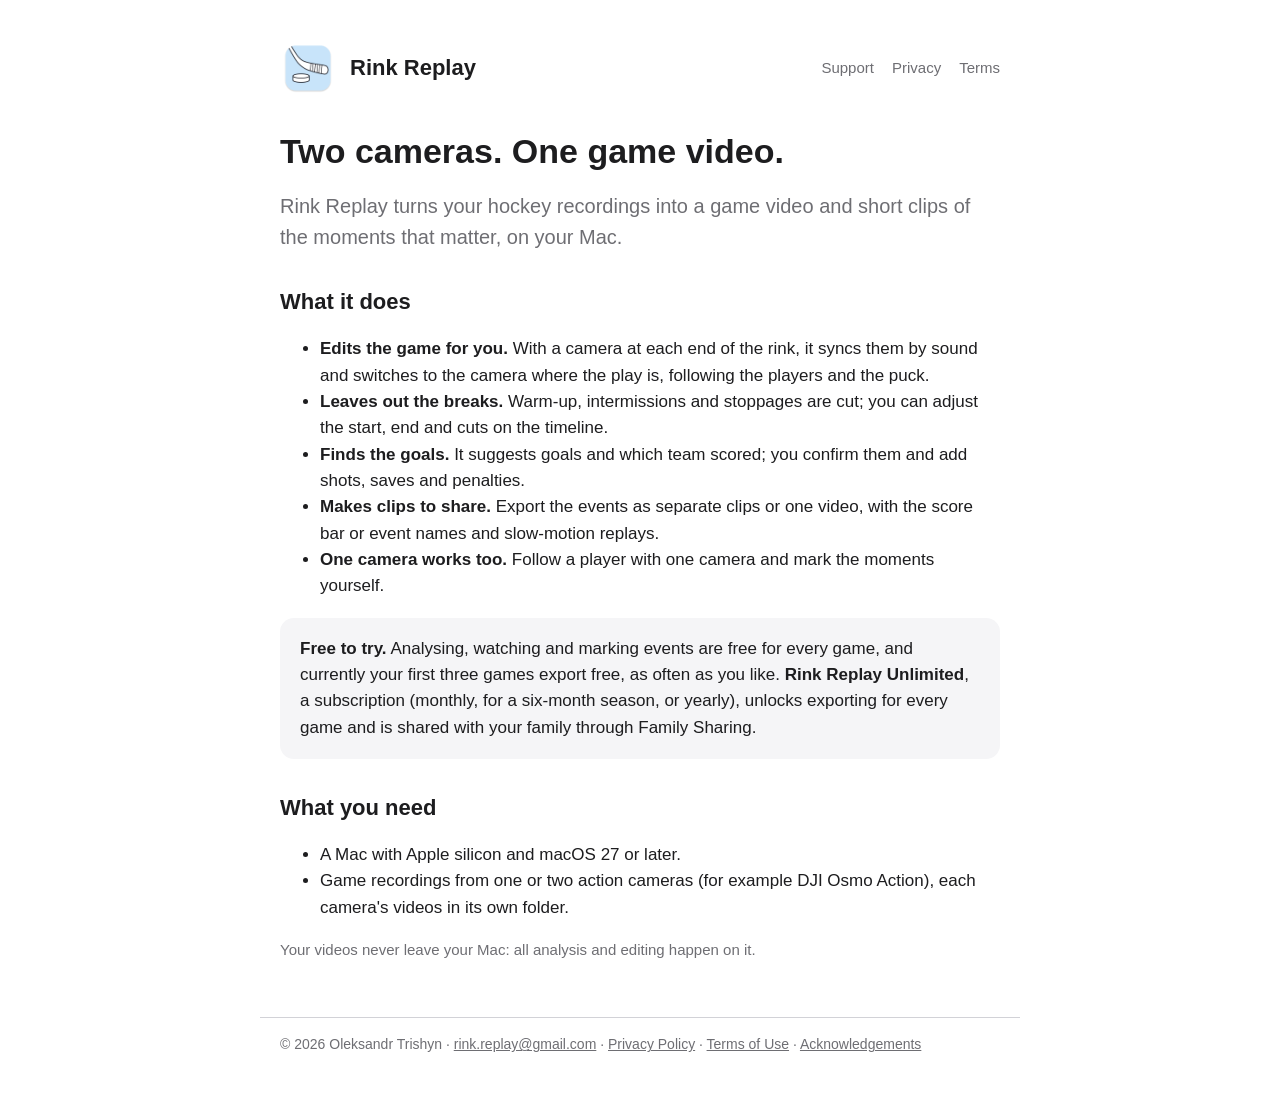
<file: index.html>
<!doctype html>
<html lang="en">
<head>
<meta charset="utf-8">
<meta name="viewport" content="width=device-width, initial-scale=1">
<title>Rink Replay</title>
<meta name="description" content="Rink Replay turns your hockey recordings into a game video and clips of the moments that matter. For Mac.">
<link rel="stylesheet" href="style.css">
</head>
<body>
<header><img src="icon.png" alt=""><a href="./">Rink Replay</a>
<nav><a href="support.html">Support</a><a href="privacy.html">Privacy</a><a href="terms.html">Terms</a></nav></header>
<main>
<h1>Two cameras. One game video.</h1>
<p class="lead">Rink Replay turns your hockey recordings into a game video and short clips of the moments that matter, on your Mac.</p>

<h2>What it does</h2>
<ul>
<li><strong>Edits the game for you.</strong> With a camera at each end of the rink, it syncs them by sound and switches to the camera where the play is, following the players and the puck.</li>
<li><strong>Leaves out the breaks.</strong> Warm-up, intermissions and stoppages are cut; you can adjust the start, end and cuts on the timeline.</li>
<li><strong>Finds the goals.</strong> It suggests goals and which team scored; you confirm them and add shots, saves and penalties.</li>
<li><strong>Makes clips to share.</strong> Export the events as separate clips or one video, with the score bar or event names and slow-motion replays.</li>
<li><strong>One camera works too.</strong> Follow a player with one camera and mark the moments yourself.</li>
</ul>

<div class="card">
<strong>Free to try.</strong> Analysing, watching and marking events are free for every game, and currently your first three games export free, as often as you like.
<strong>Rink Replay Unlimited</strong>, a subscription (monthly, for a six-month season, or yearly), unlocks exporting for every game and is shared with your family through Family Sharing.
</div>

<h2>What you need</h2>
<ul>
<li>A Mac with Apple silicon and macOS 27 or later.</li>
<li>Game recordings from one or two action cameras (for example DJI Osmo Action), each camera's videos in its own folder.</li>
</ul>
<p class="muted">Your videos never leave your Mac: all analysis and editing happen on it.</p>
</main>
<footer>© 2026 Oleksandr Trishyn · <a href="mailto:rink.replay@gmail.com">rink.replay@gmail.com</a> · <a href="privacy.html">Privacy Policy</a> · <a href="terms.html">Terms of Use</a> · <a href="acknowledgements.html">Acknowledgements</a></footer>
</body>
</html>
</file>
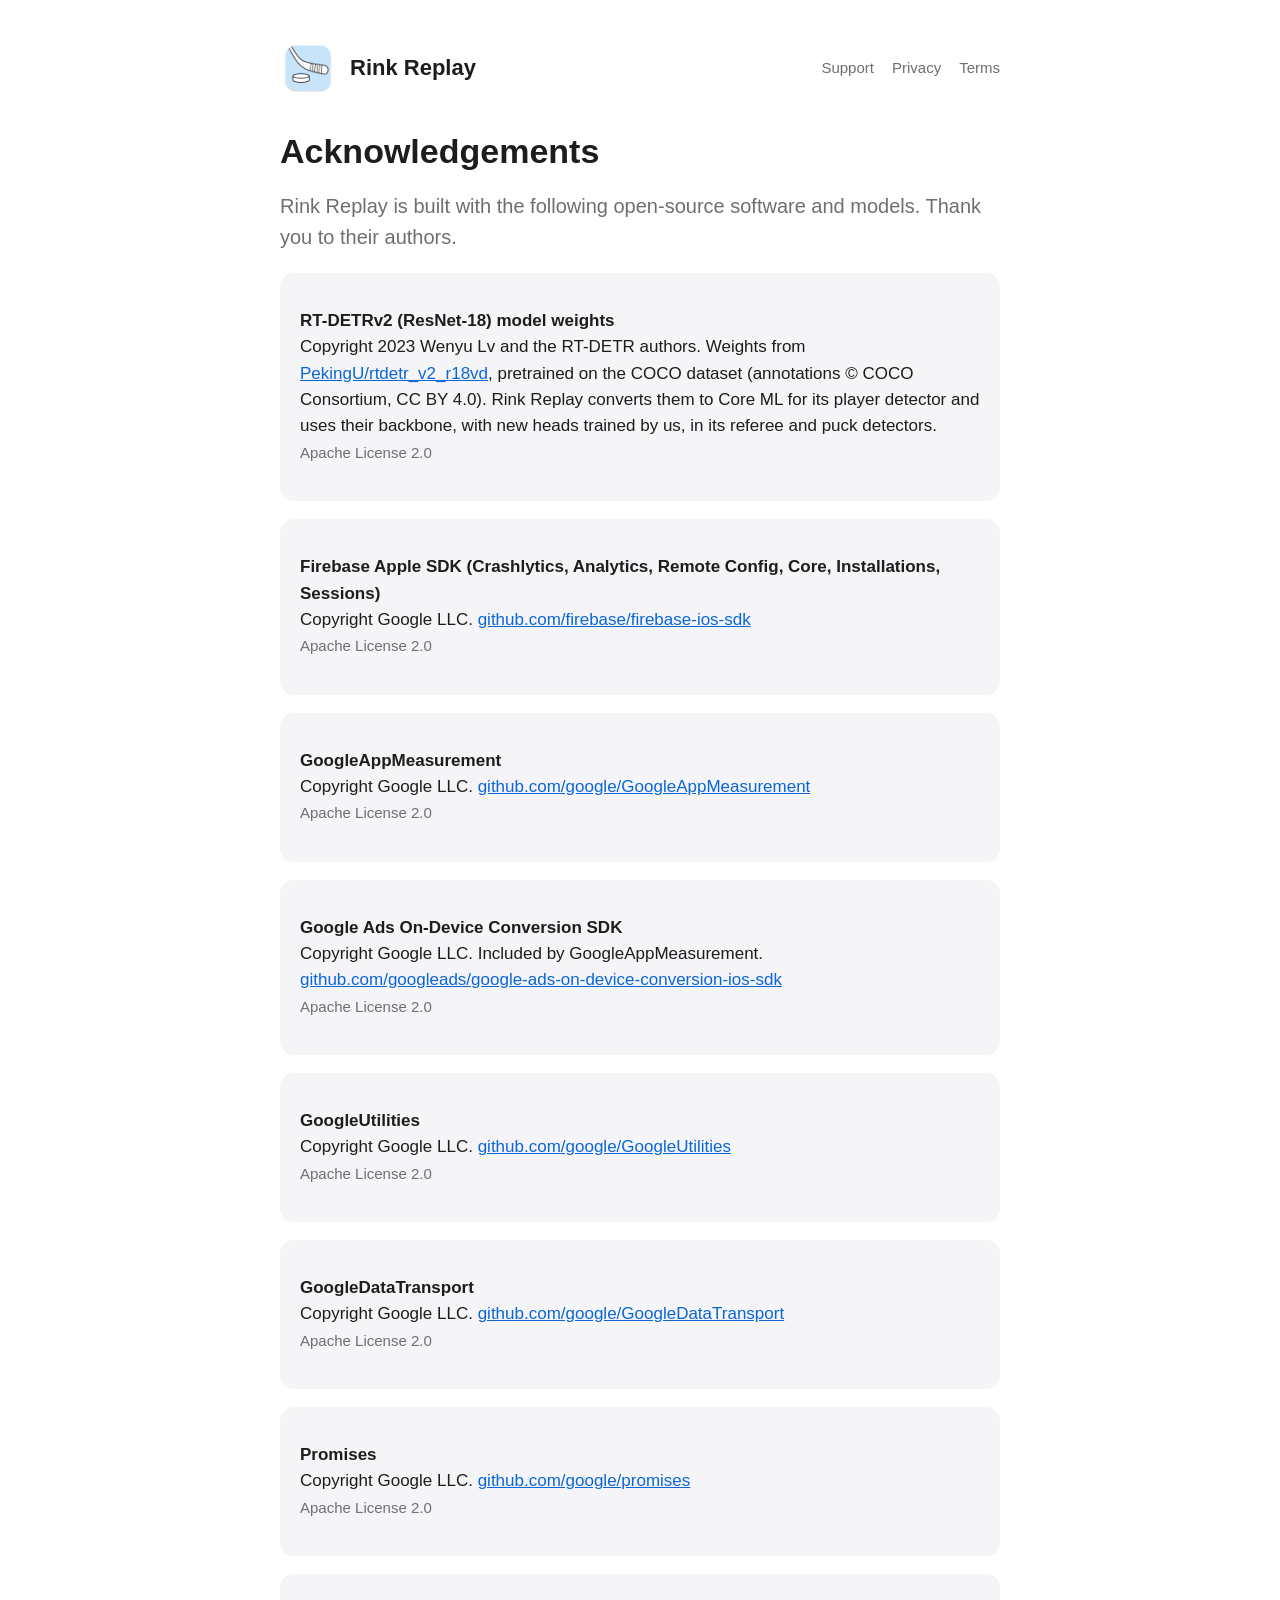
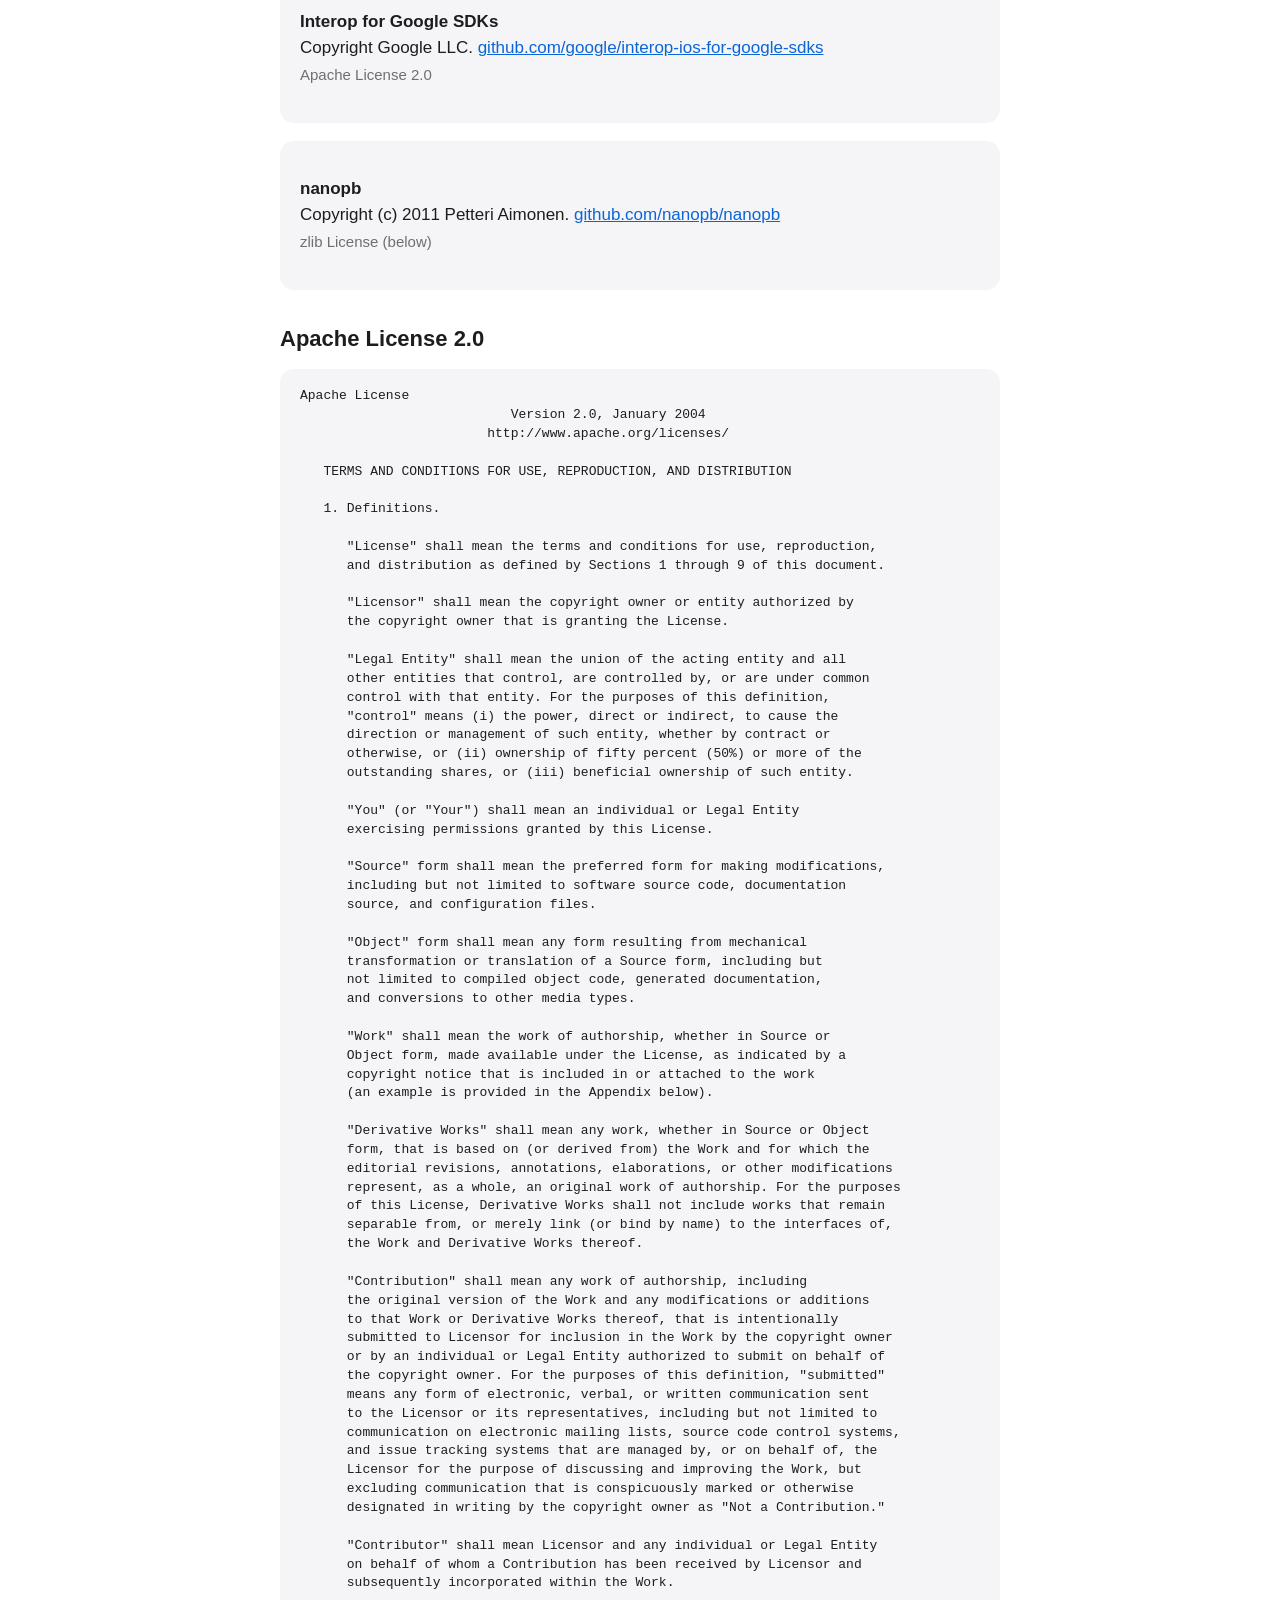
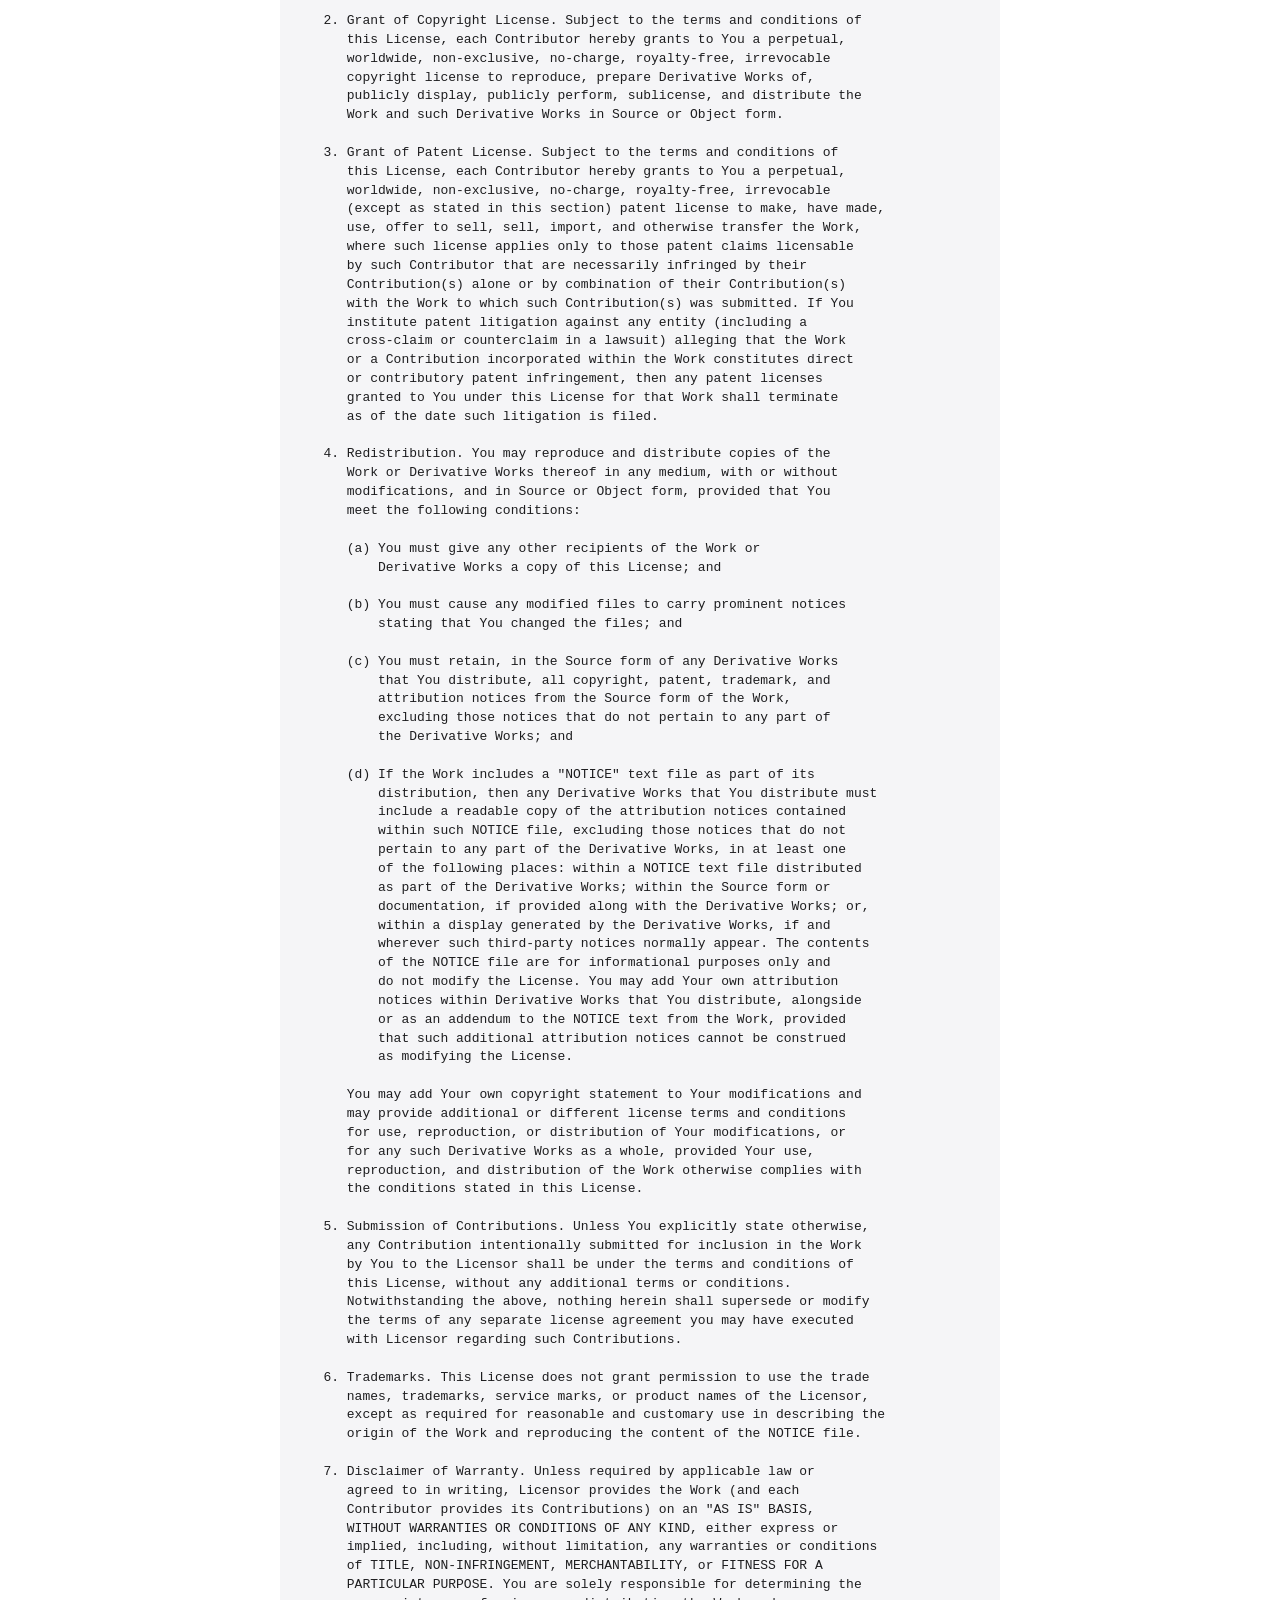
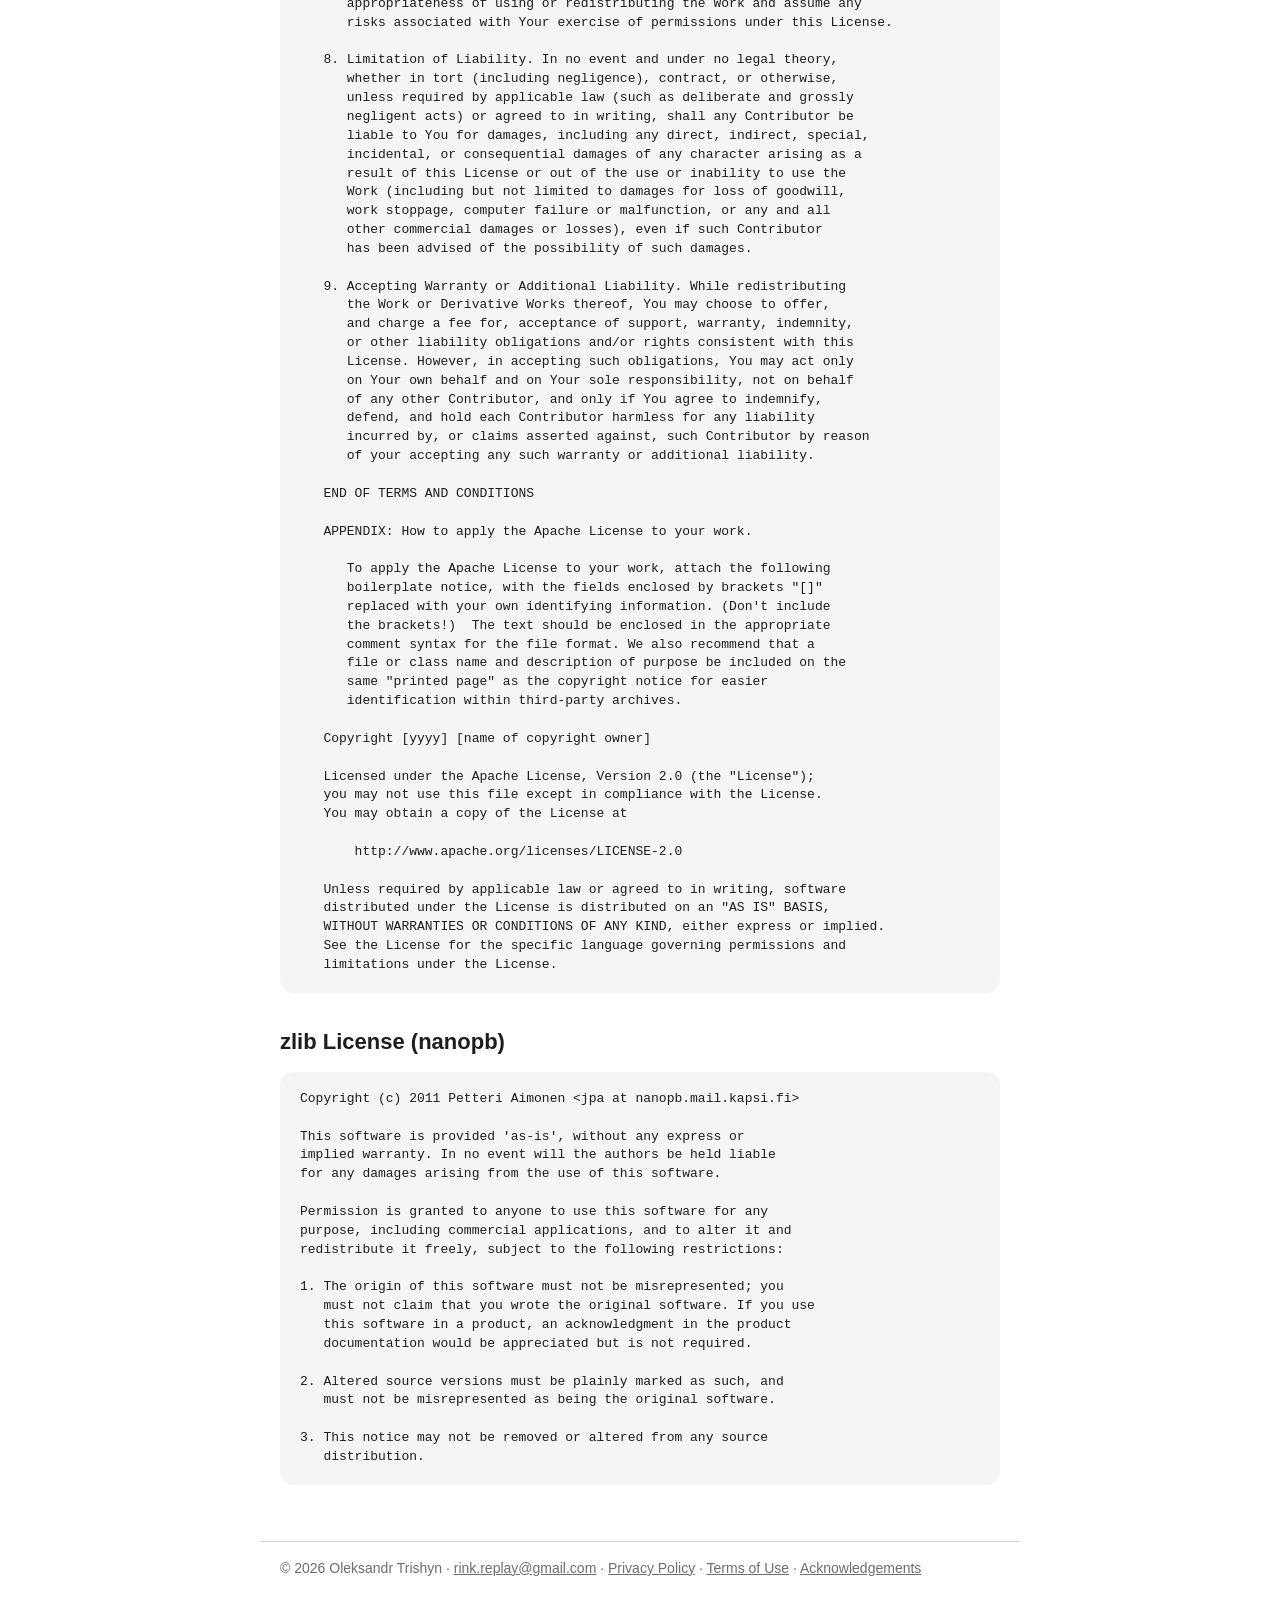
<file: acknowledgements.html>
<!doctype html>
<html lang="en">
<head>
<meta charset="utf-8">
<meta name="viewport" content="width=device-width, initial-scale=1">
<title>Rink Replay Acknowledgements</title>
<link rel="stylesheet" href="style.css">
<style>pre { white-space: pre-wrap; font-size: 13px; line-height: 1.45; background: var(--card); border-radius: 14px; padding: 18px 20px; overflow-wrap: anywhere; }</style>
</head>
<body>
<header><img src="icon.png" alt=""><a href="./">Rink Replay</a>
<nav><a href="support.html">Support</a><a href="privacy.html">Privacy</a><a href="terms.html">Terms</a></nav></header>
<main>
<h1>Acknowledgements</h1>
<p class="lead">Rink Replay is built with the following open-source software and models. Thank you to their authors.</p>
<div class="card"><p><strong>RT-DETRv2 (ResNet-18) model weights</strong><br>Copyright 2023 Wenyu Lv and the RT-DETR authors. Weights from <a href="https://huggingface.co/PekingU/rtdetr_v2_r18vd">PekingU/rtdetr_v2_r18vd</a>, pretrained on the COCO dataset (annotations © COCO Consortium, CC BY 4.0). Rink Replay converts them to Core ML for its player detector and uses their backbone, with new heads trained by us, in its referee and puck detectors.<br><span class="muted">Apache License 2.0</span></p></div>
<div class="card"><p><strong>Firebase Apple SDK (Crashlytics, Analytics, Remote Config, Core, Installations, Sessions)</strong><br>Copyright Google LLC. <a href="https://github.com/firebase/firebase-ios-sdk">github.com/firebase/firebase-ios-sdk</a><br><span class="muted">Apache License 2.0</span></p></div>
<div class="card"><p><strong>GoogleAppMeasurement</strong><br>Copyright Google LLC. <a href="https://github.com/google/GoogleAppMeasurement">github.com/google/GoogleAppMeasurement</a><br><span class="muted">Apache License 2.0</span></p></div>
<div class="card"><p><strong>Google Ads On-Device Conversion SDK</strong><br>Copyright Google LLC. Included by GoogleAppMeasurement. <a href="https://github.com/googleads/google-ads-on-device-conversion-ios-sdk">github.com/googleads/google-ads-on-device-conversion-ios-sdk</a><br><span class="muted">Apache License 2.0</span></p></div>
<div class="card"><p><strong>GoogleUtilities</strong><br>Copyright Google LLC. <a href="https://github.com/google/GoogleUtilities">github.com/google/GoogleUtilities</a><br><span class="muted">Apache License 2.0</span></p></div>
<div class="card"><p><strong>GoogleDataTransport</strong><br>Copyright Google LLC. <a href="https://github.com/google/GoogleDataTransport">github.com/google/GoogleDataTransport</a><br><span class="muted">Apache License 2.0</span></p></div>
<div class="card"><p><strong>Promises</strong><br>Copyright Google LLC. <a href="https://github.com/google/promises">github.com/google/promises</a><br><span class="muted">Apache License 2.0</span></p></div>
<div class="card"><p><strong>Interop for Google SDKs</strong><br>Copyright Google LLC. <a href="https://github.com/google/interop-ios-for-google-sdks">github.com/google/interop-ios-for-google-sdks</a><br><span class="muted">Apache License 2.0</span></p></div>
<div class="card"><p><strong>nanopb</strong><br>Copyright (c) 2011 Petteri Aimonen. <a href="https://github.com/nanopb/nanopb">github.com/nanopb/nanopb</a><br><span class="muted">zlib License (below)</span></p></div>
<h2>Apache License 2.0</h2>
<pre>Apache License
                           Version 2.0, January 2004
                        http://www.apache.org/licenses/

   TERMS AND CONDITIONS FOR USE, REPRODUCTION, AND DISTRIBUTION

   1. Definitions.

      &quot;License&quot; shall mean the terms and conditions for use, reproduction,
      and distribution as defined by Sections 1 through 9 of this document.

      &quot;Licensor&quot; shall mean the copyright owner or entity authorized by
      the copyright owner that is granting the License.

      &quot;Legal Entity&quot; shall mean the union of the acting entity and all
      other entities that control, are controlled by, or are under common
      control with that entity. For the purposes of this definition,
      &quot;control&quot; means (i) the power, direct or indirect, to cause the
      direction or management of such entity, whether by contract or
      otherwise, or (ii) ownership of fifty percent (50%) or more of the
      outstanding shares, or (iii) beneficial ownership of such entity.

      &quot;You&quot; (or &quot;Your&quot;) shall mean an individual or Legal Entity
      exercising permissions granted by this License.

      &quot;Source&quot; form shall mean the preferred form for making modifications,
      including but not limited to software source code, documentation
      source, and configuration files.

      &quot;Object&quot; form shall mean any form resulting from mechanical
      transformation or translation of a Source form, including but
      not limited to compiled object code, generated documentation,
      and conversions to other media types.

      &quot;Work&quot; shall mean the work of authorship, whether in Source or
      Object form, made available under the License, as indicated by a
      copyright notice that is included in or attached to the work
      (an example is provided in the Appendix below).

      &quot;Derivative Works&quot; shall mean any work, whether in Source or Object
      form, that is based on (or derived from) the Work and for which the
      editorial revisions, annotations, elaborations, or other modifications
      represent, as a whole, an original work of authorship. For the purposes
      of this License, Derivative Works shall not include works that remain
      separable from, or merely link (or bind by name) to the interfaces of,
      the Work and Derivative Works thereof.

      &quot;Contribution&quot; shall mean any work of authorship, including
      the original version of the Work and any modifications or additions
      to that Work or Derivative Works thereof, that is intentionally
      submitted to Licensor for inclusion in the Work by the copyright owner
      or by an individual or Legal Entity authorized to submit on behalf of
      the copyright owner. For the purposes of this definition, &quot;submitted&quot;
      means any form of electronic, verbal, or written communication sent
      to the Licensor or its representatives, including but not limited to
      communication on electronic mailing lists, source code control systems,
      and issue tracking systems that are managed by, or on behalf of, the
      Licensor for the purpose of discussing and improving the Work, but
      excluding communication that is conspicuously marked or otherwise
      designated in writing by the copyright owner as &quot;Not a Contribution.&quot;

      &quot;Contributor&quot; shall mean Licensor and any individual or Legal Entity
      on behalf of whom a Contribution has been received by Licensor and
      subsequently incorporated within the Work.

   2. Grant of Copyright License. Subject to the terms and conditions of
      this License, each Contributor hereby grants to You a perpetual,
      worldwide, non-exclusive, no-charge, royalty-free, irrevocable
      copyright license to reproduce, prepare Derivative Works of,
      publicly display, publicly perform, sublicense, and distribute the
      Work and such Derivative Works in Source or Object form.

   3. Grant of Patent License. Subject to the terms and conditions of
      this License, each Contributor hereby grants to You a perpetual,
      worldwide, non-exclusive, no-charge, royalty-free, irrevocable
      (except as stated in this section) patent license to make, have made,
      use, offer to sell, sell, import, and otherwise transfer the Work,
      where such license applies only to those patent claims licensable
      by such Contributor that are necessarily infringed by their
      Contribution(s) alone or by combination of their Contribution(s)
      with the Work to which such Contribution(s) was submitted. If You
      institute patent litigation against any entity (including a
      cross-claim or counterclaim in a lawsuit) alleging that the Work
      or a Contribution incorporated within the Work constitutes direct
      or contributory patent infringement, then any patent licenses
      granted to You under this License for that Work shall terminate
      as of the date such litigation is filed.

   4. Redistribution. You may reproduce and distribute copies of the
      Work or Derivative Works thereof in any medium, with or without
      modifications, and in Source or Object form, provided that You
      meet the following conditions:

      (a) You must give any other recipients of the Work or
          Derivative Works a copy of this License; and

      (b) You must cause any modified files to carry prominent notices
          stating that You changed the files; and

      (c) You must retain, in the Source form of any Derivative Works
          that You distribute, all copyright, patent, trademark, and
          attribution notices from the Source form of the Work,
          excluding those notices that do not pertain to any part of
          the Derivative Works; and

      (d) If the Work includes a &quot;NOTICE&quot; text file as part of its
          distribution, then any Derivative Works that You distribute must
          include a readable copy of the attribution notices contained
          within such NOTICE file, excluding those notices that do not
          pertain to any part of the Derivative Works, in at least one
          of the following places: within a NOTICE text file distributed
          as part of the Derivative Works; within the Source form or
          documentation, if provided along with the Derivative Works; or,
          within a display generated by the Derivative Works, if and
          wherever such third-party notices normally appear. The contents
          of the NOTICE file are for informational purposes only and
          do not modify the License. You may add Your own attribution
          notices within Derivative Works that You distribute, alongside
          or as an addendum to the NOTICE text from the Work, provided
          that such additional attribution notices cannot be construed
          as modifying the License.

      You may add Your own copyright statement to Your modifications and
      may provide additional or different license terms and conditions
      for use, reproduction, or distribution of Your modifications, or
      for any such Derivative Works as a whole, provided Your use,
      reproduction, and distribution of the Work otherwise complies with
      the conditions stated in this License.

   5. Submission of Contributions. Unless You explicitly state otherwise,
      any Contribution intentionally submitted for inclusion in the Work
      by You to the Licensor shall be under the terms and conditions of
      this License, without any additional terms or conditions.
      Notwithstanding the above, nothing herein shall supersede or modify
      the terms of any separate license agreement you may have executed
      with Licensor regarding such Contributions.

   6. Trademarks. This License does not grant permission to use the trade
      names, trademarks, service marks, or product names of the Licensor,
      except as required for reasonable and customary use in describing the
      origin of the Work and reproducing the content of the NOTICE file.

   7. Disclaimer of Warranty. Unless required by applicable law or
      agreed to in writing, Licensor provides the Work (and each
      Contributor provides its Contributions) on an &quot;AS IS&quot; BASIS,
      WITHOUT WARRANTIES OR CONDITIONS OF ANY KIND, either express or
      implied, including, without limitation, any warranties or conditions
      of TITLE, NON-INFRINGEMENT, MERCHANTABILITY, or FITNESS FOR A
      PARTICULAR PURPOSE. You are solely responsible for determining the
      appropriateness of using or redistributing the Work and assume any
      risks associated with Your exercise of permissions under this License.

   8. Limitation of Liability. In no event and under no legal theory,
      whether in tort (including negligence), contract, or otherwise,
      unless required by applicable law (such as deliberate and grossly
      negligent acts) or agreed to in writing, shall any Contributor be
      liable to You for damages, including any direct, indirect, special,
      incidental, or consequential damages of any character arising as a
      result of this License or out of the use or inability to use the
      Work (including but not limited to damages for loss of goodwill,
      work stoppage, computer failure or malfunction, or any and all
      other commercial damages or losses), even if such Contributor
      has been advised of the possibility of such damages.

   9. Accepting Warranty or Additional Liability. While redistributing
      the Work or Derivative Works thereof, You may choose to offer,
      and charge a fee for, acceptance of support, warranty, indemnity,
      or other liability obligations and/or rights consistent with this
      License. However, in accepting such obligations, You may act only
      on Your own behalf and on Your sole responsibility, not on behalf
      of any other Contributor, and only if You agree to indemnify,
      defend, and hold each Contributor harmless for any liability
      incurred by, or claims asserted against, such Contributor by reason
      of your accepting any such warranty or additional liability.

   END OF TERMS AND CONDITIONS

   APPENDIX: How to apply the Apache License to your work.

      To apply the Apache License to your work, attach the following
      boilerplate notice, with the fields enclosed by brackets &quot;[]&quot;
      replaced with your own identifying information. (Don&#x27;t include
      the brackets!)  The text should be enclosed in the appropriate
      comment syntax for the file format. We also recommend that a
      file or class name and description of purpose be included on the
      same &quot;printed page&quot; as the copyright notice for easier
      identification within third-party archives.

   Copyright [yyyy] [name of copyright owner]

   Licensed under the Apache License, Version 2.0 (the &quot;License&quot;);
   you may not use this file except in compliance with the License.
   You may obtain a copy of the License at

       http://www.apache.org/licenses/LICENSE-2.0

   Unless required by applicable law or agreed to in writing, software
   distributed under the License is distributed on an &quot;AS IS&quot; BASIS,
   WITHOUT WARRANTIES OR CONDITIONS OF ANY KIND, either express or implied.
   See the License for the specific language governing permissions and
   limitations under the License.</pre>
<h2>zlib License (nanopb)</h2>
<pre>Copyright (c) 2011 Petteri Aimonen &lt;jpa at nanopb.mail.kapsi.fi&gt;

This software is provided &#x27;as-is&#x27;, without any express or 
implied warranty. In no event will the authors be held liable 
for any damages arising from the use of this software.

Permission is granted to anyone to use this software for any 
purpose, including commercial applications, and to alter it and 
redistribute it freely, subject to the following restrictions:

1. The origin of this software must not be misrepresented; you 
   must not claim that you wrote the original software. If you use 
   this software in a product, an acknowledgment in the product 
   documentation would be appreciated but is not required.

2. Altered source versions must be plainly marked as such, and 
   must not be misrepresented as being the original software.

3. This notice may not be removed or altered from any source 
   distribution.</pre>
</main>
<footer>© 2026 Oleksandr Trishyn · <a href="mailto:rink.replay@gmail.com">rink.replay@gmail.com</a> · <a href="privacy.html">Privacy Policy</a> · <a href="terms.html">Terms of Use</a> · <a href="acknowledgements.html">Acknowledgements</a></footer>
</body>
</html>
</file>
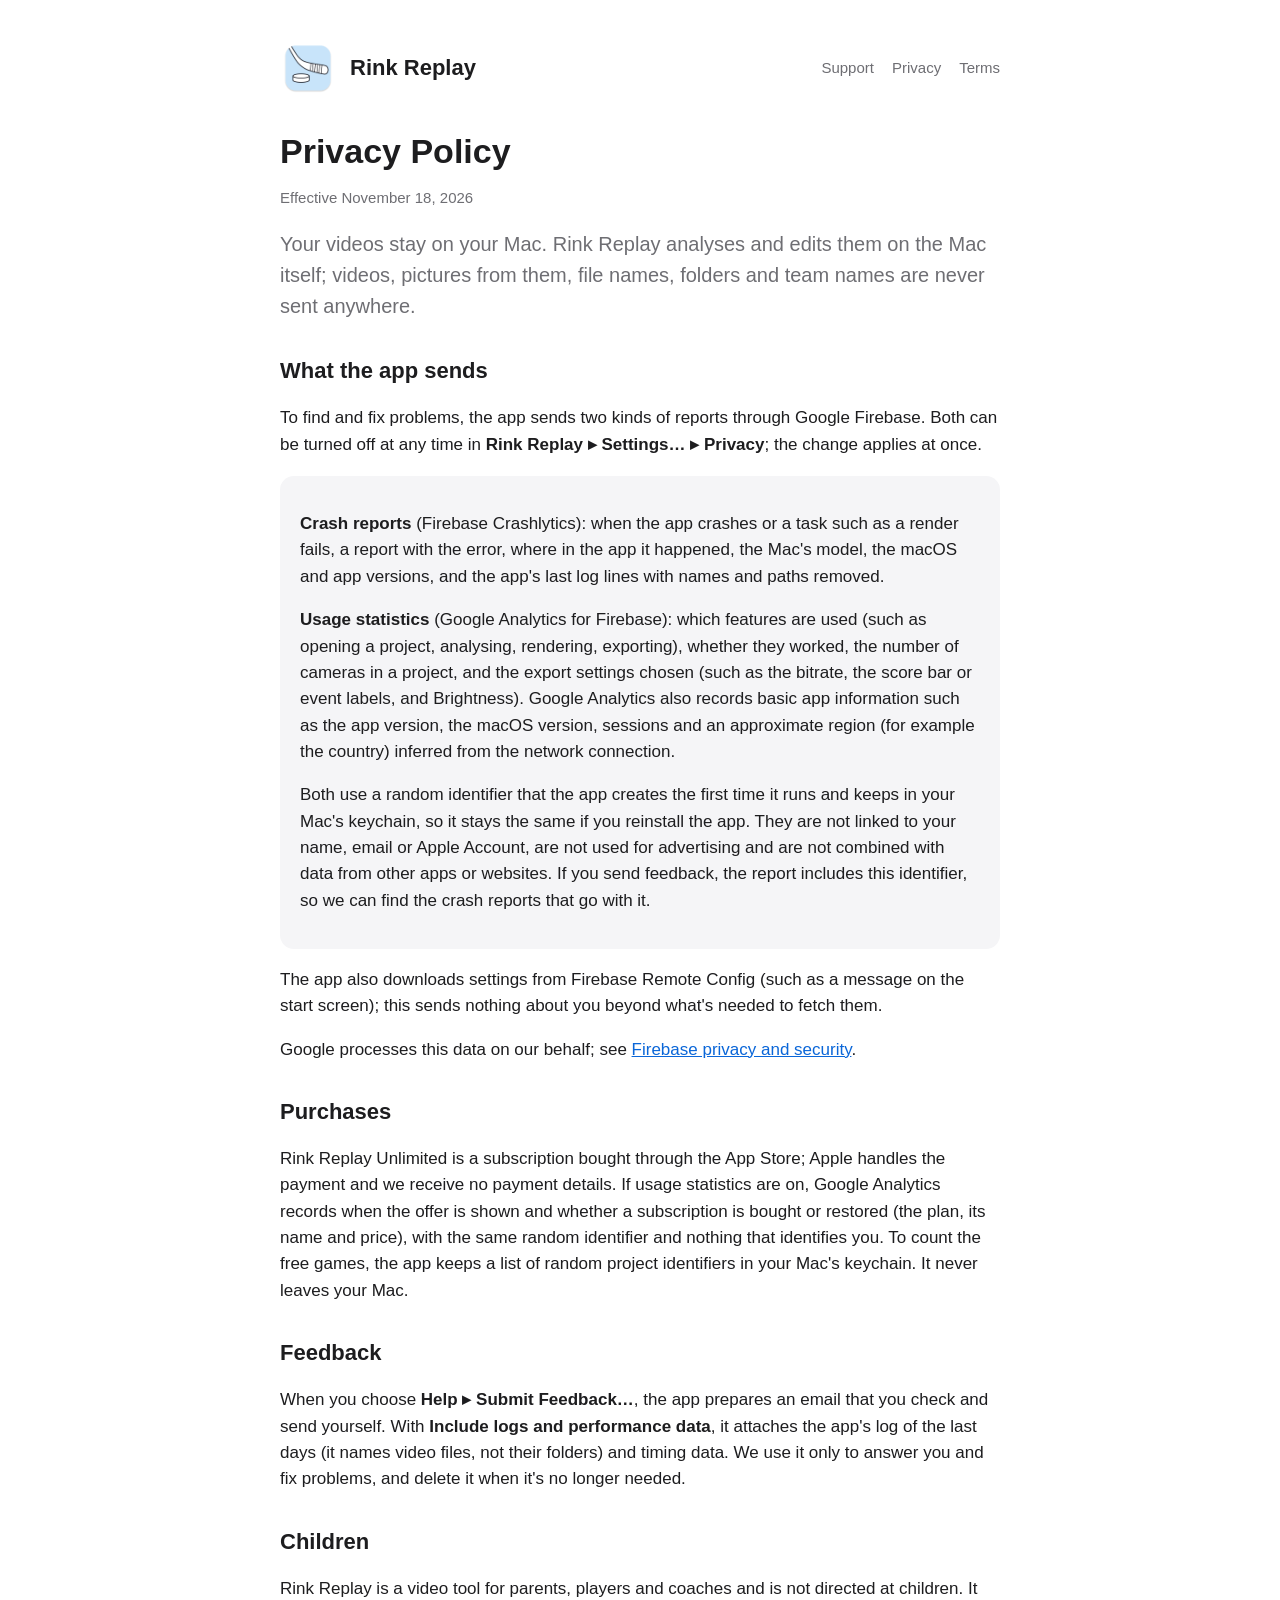
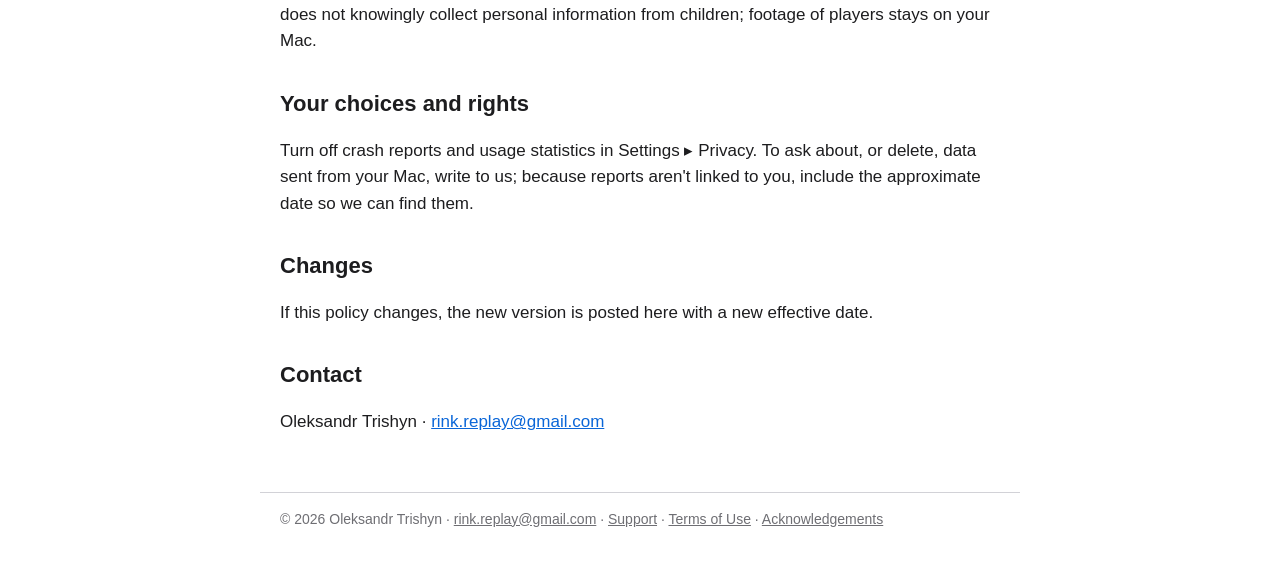
<file: privacy.html>
<!doctype html>
<html lang="en">
<head>
<meta charset="utf-8">
<meta name="viewport" content="width=device-width, initial-scale=1">
<title>Rink Replay Privacy Policy</title>
<link rel="stylesheet" href="style.css">
</head>
<body>
<header><img src="icon.png" alt=""><a href="./">Rink Replay</a>
<nav><a href="support.html">Support</a><a href="privacy.html">Privacy</a><a href="terms.html">Terms</a></nav></header>
<main>
<h1>Privacy Policy</h1>
<p class="muted">Effective November 18, 2026</p>
<p class="lead">Your videos stay on your Mac. Rink Replay analyses and edits them on the Mac itself; videos, pictures from them, file names, folders and team names are never sent anywhere.</p>

<h2>What the app sends</h2>
<p>To find and fix problems, the app sends two kinds of reports through Google Firebase. Both can be turned off at any time in <strong>Rink Replay ▸ Settings… ▸ Privacy</strong>; the change applies at once.</p>
<div class="card">
<p><strong>Crash reports</strong> (Firebase Crashlytics): when the app crashes or a task such as a render fails, a report with the error, where in the app it happened, the Mac's model, the macOS and app versions, and the app's last log lines with names and paths removed.</p>
<p><strong>Usage statistics</strong> (Google Analytics for Firebase): which features are used (such as opening a project, analysing, rendering, exporting), whether they worked, the number of cameras in a project, and the export settings chosen (such as the bitrate, the score bar or event labels, and Brightness). Google Analytics also records basic app information such as the app version, the macOS version, sessions and an approximate region (for example the country) inferred from the network connection.</p>
<p>Both use a random identifier that the app creates the first time it runs and keeps in your Mac's keychain, so it stays the same if you reinstall the app. They are not linked to your name, email or Apple Account, are not used for advertising and are not combined with data from other apps or websites. If you send feedback, the report includes this identifier, so we can find the crash reports that go with it.</p>
</div>
<p>The app also downloads settings from Firebase Remote Config (such as a message on the start screen); this sends nothing about you beyond what's needed to fetch them.</p>
<p>Google processes this data on our behalf; see <a href="https://firebase.google.com/support/privacy">Firebase privacy and security</a>.</p>

<h2>Purchases</h2>
<p>Rink Replay Unlimited is a subscription bought through the App Store; Apple handles the payment and we receive no payment details. If usage statistics are on, Google Analytics records when the offer is shown and whether a subscription is bought or restored (the plan, its name and price), with the same random identifier and nothing that identifies you. To count the free games, the app keeps a list of random project identifiers in your Mac's keychain. It never leaves your Mac.</p>

<h2>Feedback</h2>
<p>When you choose <strong>Help ▸ Submit Feedback…</strong>, the app prepares an email that you check and send yourself. With <strong>Include logs and performance data</strong>, it attaches the app's log of the last days (it names video files, not their folders) and timing data. We use it only to answer you and fix problems, and delete it when it's no longer needed.</p>

<h2>Children</h2>
<p>Rink Replay is a video tool for parents, players and coaches and is not directed at children. It does not knowingly collect personal information from children; footage of players stays on your Mac.</p>

<h2>Your choices and rights</h2>
<p>Turn off crash reports and usage statistics in Settings ▸ Privacy. To ask about, or delete, data sent from your Mac, write to us; because reports aren't linked to you, include the approximate date so we can find them.</p>

<h2>Changes</h2>
<p>If this policy changes, the new version is posted here with a new effective date.</p>

<h2>Contact</h2>
<p>Oleksandr Trishyn · <a href="mailto:rink.replay@gmail.com">rink.replay@gmail.com</a></p>
</main>
<footer>© 2026 Oleksandr Trishyn · <a href="mailto:rink.replay@gmail.com">rink.replay@gmail.com</a> · <a href="support.html">Support</a> · <a href="terms.html">Terms of Use</a> · <a href="acknowledgements.html">Acknowledgements</a></footer>
</body>
</html>
</file>
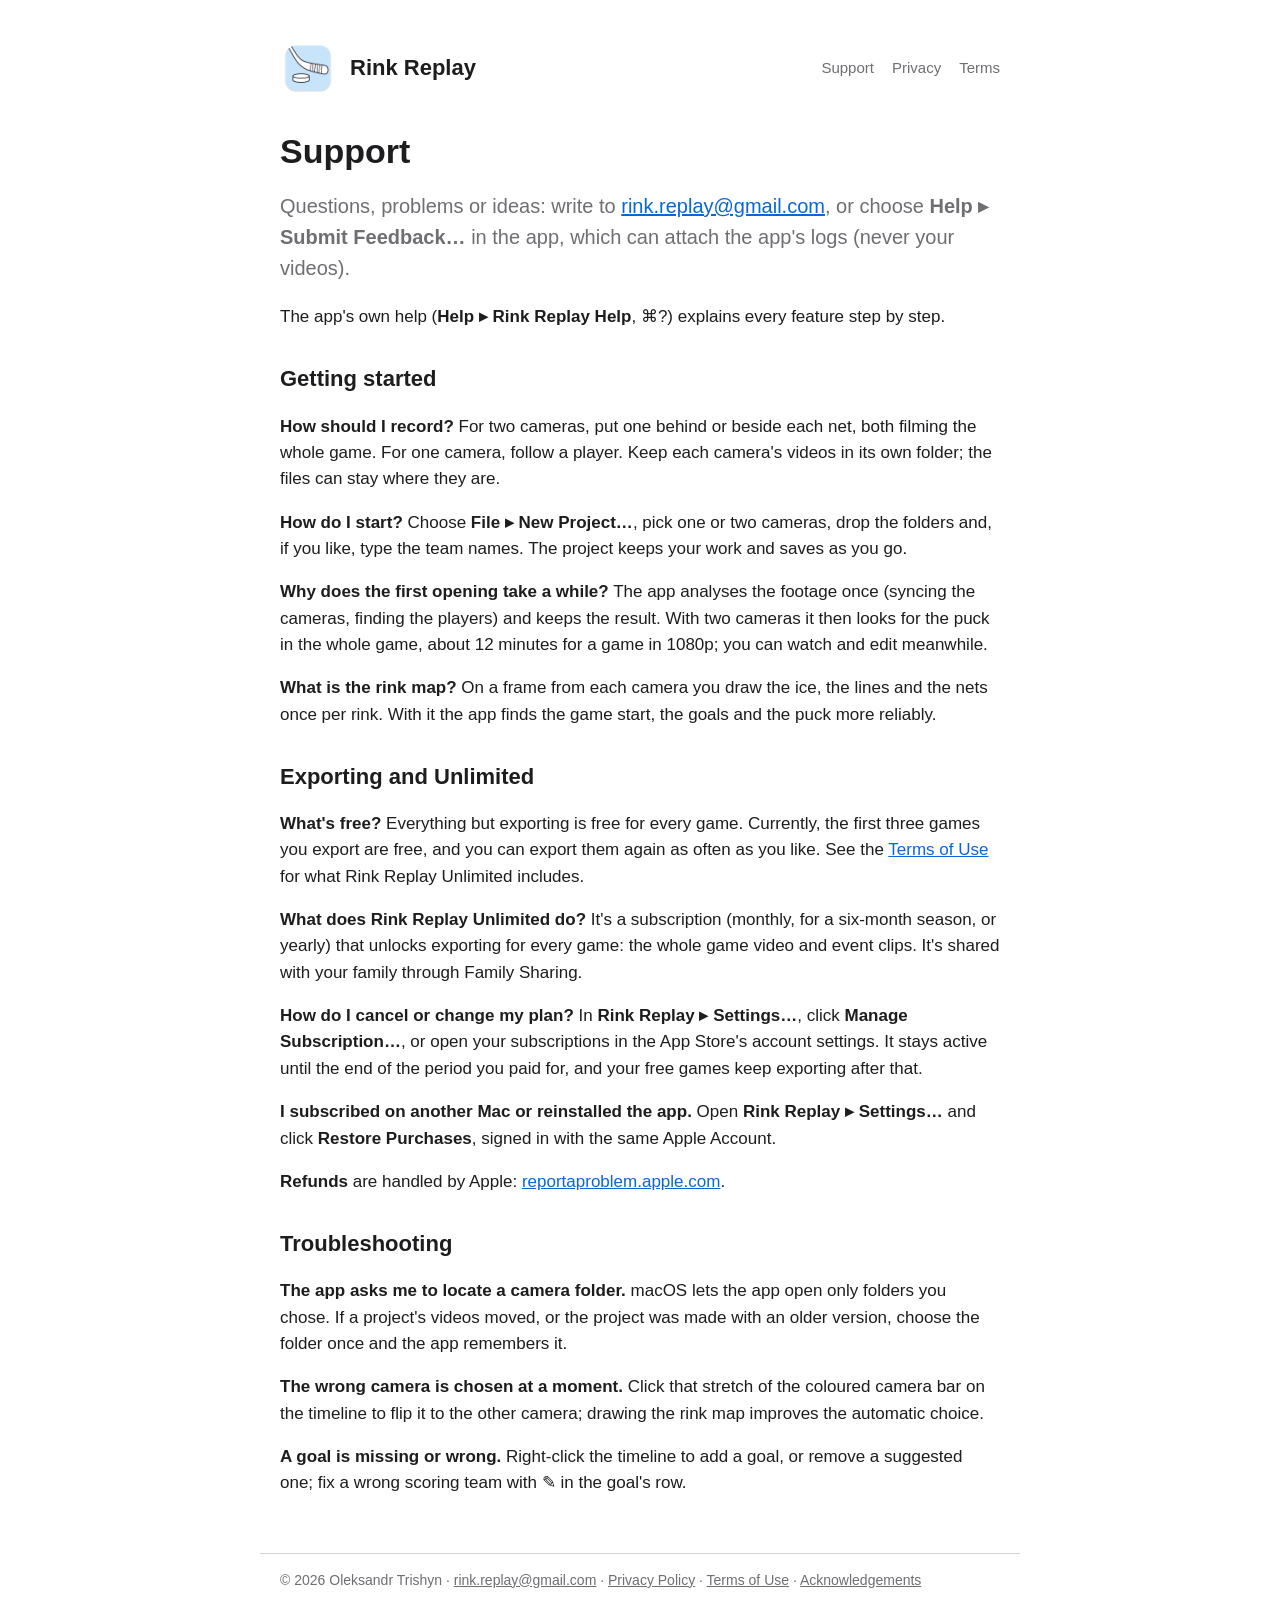
<file: support.html>
<!doctype html>
<html lang="en">
<head>
<meta charset="utf-8">
<meta name="viewport" content="width=device-width, initial-scale=1">
<title>Rink Replay Support</title>
<link rel="stylesheet" href="style.css">
</head>
<body>
<header><img src="icon.png" alt=""><a href="./">Rink Replay</a>
<nav><a href="support.html">Support</a><a href="privacy.html">Privacy</a><a href="terms.html">Terms</a></nav></header>
<main>
<h1>Support</h1>
<p class="lead">Questions, problems or ideas: write to <a href="mailto:rink.replay@gmail.com">rink.replay@gmail.com</a>, or choose <strong>Help ▸ Submit Feedback…</strong> in the app, which can attach the app's logs (never your videos).</p>
<p>The app's own help (<strong>Help ▸ Rink Replay Help</strong>, ⌘?) explains every feature step by step.</p>

<h2>Getting started</h2>
<p><strong>How should I record?</strong> For two cameras, put one behind or beside each net, both filming the whole game. For one camera, follow a player. Keep each camera's videos in its own folder; the files can stay where they are.</p>
<p><strong>How do I start?</strong> Choose <strong>File ▸ New Project…</strong>, pick one or two cameras, drop the folders and, if you like, type the team names. The project keeps your work and saves as you go.</p>
<p><strong>Why does the first opening take a while?</strong> The app analyses the footage once (syncing the cameras, finding the players) and keeps the result. With two cameras it then looks for the puck in the whole game, about 12 minutes for a game in 1080p; you can watch and edit meanwhile.</p>
<p><strong>What is the rink map?</strong> On a frame from each camera you draw the ice, the lines and the nets once per rink. With it the app finds the game start, the goals and the puck more reliably.</p>

<h2>Exporting and Unlimited</h2>
<p><strong>What's free?</strong> Everything but exporting is free for every game. Currently, the first three games you export are free, and you can export them again as often as you like. See the <a href="terms.html">Terms of Use</a> for what Rink Replay Unlimited includes.</p>
<p><strong>What does Rink Replay Unlimited do?</strong> It's a subscription (monthly, for a six-month season, or yearly) that unlocks exporting for every game: the whole game video and event clips. It's shared with your family through Family Sharing.</p>
<p><strong>How do I cancel or change my plan?</strong> In <strong>Rink Replay ▸ Settings…</strong>, click <strong>Manage Subscription…</strong>, or open your subscriptions in the App Store's account settings. It stays active until the end of the period you paid for, and your free games keep exporting after that.</p>
<p><strong>I subscribed on another Mac or reinstalled the app.</strong> Open <strong>Rink Replay ▸ Settings…</strong> and click <strong>Restore Purchases</strong>, signed in with the same Apple Account.</p>
<p><strong>Refunds</strong> are handled by Apple: <a href="https://reportaproblem.apple.com">reportaproblem.apple.com</a>.</p>

<h2>Troubleshooting</h2>
<p><strong>The app asks me to locate a camera folder.</strong> macOS lets the app open only folders you chose. If a project's videos moved, or the project was made with an older version, choose the folder once and the app remembers it.</p>
<p><strong>The wrong camera is chosen at a moment.</strong> Click that stretch of the coloured camera bar on the timeline to flip it to the other camera; drawing the rink map improves the automatic choice.</p>
<p><strong>A goal is missing or wrong.</strong> Right-click the timeline to add a goal, or remove a suggested one; fix a wrong scoring team with ✎ in the goal's row.</p>
</main>
<footer>© 2026 Oleksandr Trishyn · <a href="mailto:rink.replay@gmail.com">rink.replay@gmail.com</a> · <a href="privacy.html">Privacy Policy</a> · <a href="terms.html">Terms of Use</a> · <a href="acknowledgements.html">Acknowledgements</a></footer>
</body>
</html>
</file>
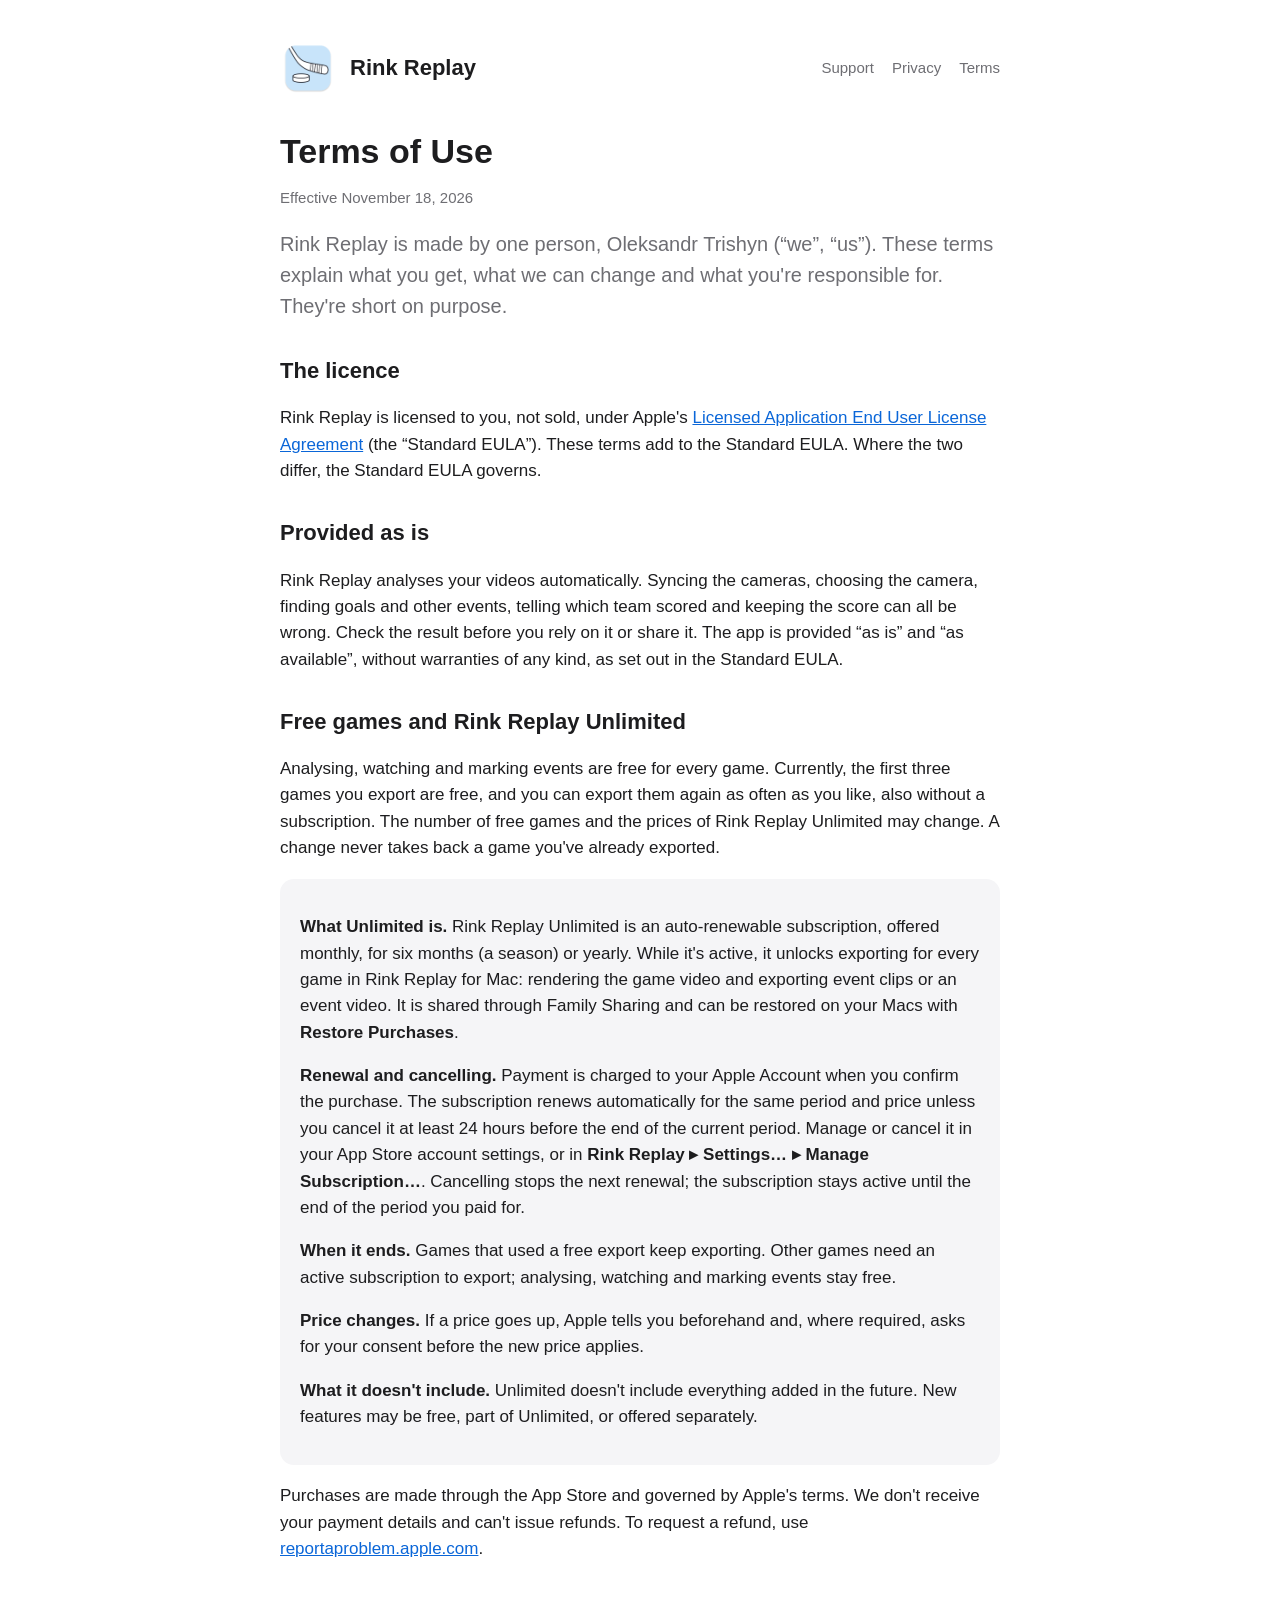
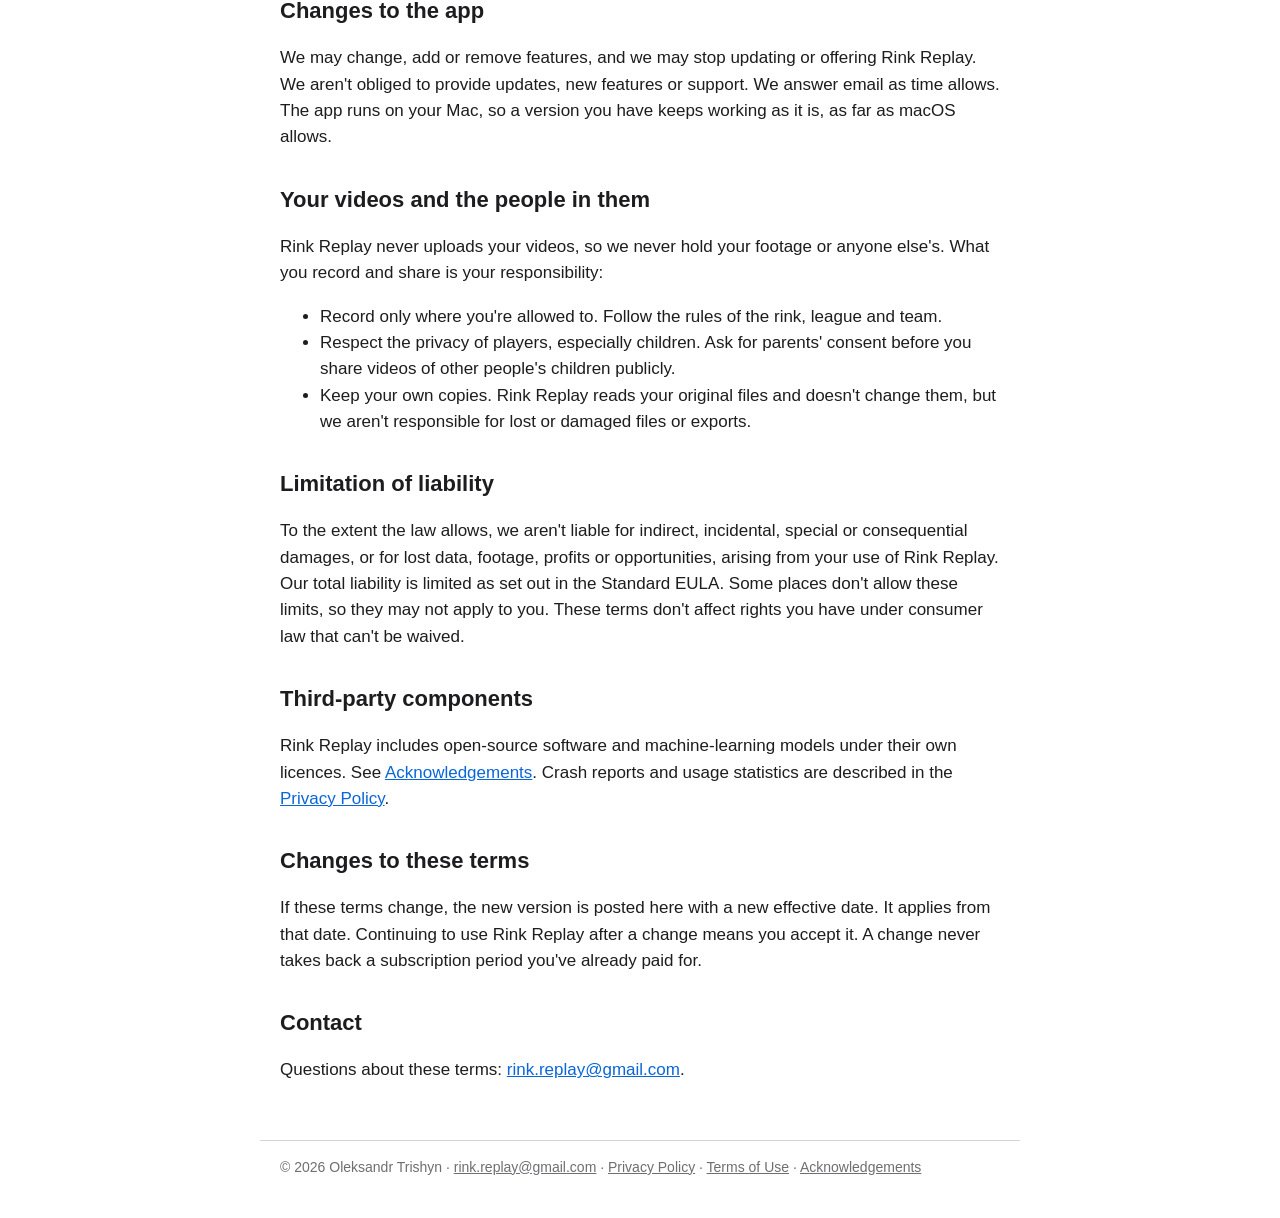
<file: terms.html>
<!doctype html>
<html lang="en">
<head>
<meta charset="utf-8">
<meta name="viewport" content="width=device-width, initial-scale=1">
<title>Rink Replay Terms of Use</title>
<link rel="stylesheet" href="style.css">
</head>
<body>
<header><img src="icon.png" alt=""><a href="./">Rink Replay</a>
<nav><a href="support.html">Support</a><a href="privacy.html">Privacy</a><a href="terms.html">Terms</a></nav></header>
<main>
<h1>Terms of Use</h1>
<p class="muted">Effective November 18, 2026</p>
<p class="lead">Rink Replay is made by one person, Oleksandr Trishyn (“we”, “us”). These terms explain what you get, what we can change and what you're responsible for. They're short on purpose.</p>

<h2>The licence</h2>
<p>Rink Replay is licensed to you, not sold, under Apple's <a href="https://www.apple.com/legal/internet-services/itunes/dev/stdeula/">Licensed Application End User License Agreement</a> (the “Standard EULA”). These terms add to the Standard EULA. Where the two differ, the Standard EULA governs.</p>

<h2>Provided as is</h2>
<p>Rink Replay analyses your videos automatically. Syncing the cameras, choosing the camera, finding goals and other events, telling which team scored and keeping the score can all be wrong. Check the result before you rely on it or share it. The app is provided “as is” and “as available”, without warranties of any kind, as set out in the Standard EULA.</p>

<h2>Free games and Rink Replay Unlimited</h2>
<p>Analysing, watching and marking events are free for every game. Currently, the first three games you export are free, and you can export them again as often as you like, also without a subscription. The number of free games and the prices of Rink Replay Unlimited may change. A change never takes back a game you've already exported.</p>
<div class="card">
<p><strong>What Unlimited is.</strong> Rink Replay Unlimited is an auto-renewable subscription, offered monthly, for six months (a season) or yearly. While it's active, it unlocks exporting for every game in Rink Replay for Mac: rendering the game video and exporting event clips or an event video. It is shared through Family Sharing and can be restored on your Macs with <strong>Restore Purchases</strong>.</p>
<p><strong>Renewal and cancelling.</strong> Payment is charged to your Apple Account when you confirm the purchase. The subscription renews automatically for the same period and price unless you cancel it at least 24 hours before the end of the current period. Manage or cancel it in your App Store account settings, or in <strong>Rink Replay ▸ Settings… ▸ Manage Subscription…</strong>. Cancelling stops the next renewal; the subscription stays active until the end of the period you paid for.</p>
<p><strong>When it ends.</strong> Games that used a free export keep exporting. Other games need an active subscription to export; analysing, watching and marking events stay free.</p>
<p><strong>Price changes.</strong> If a price goes up, Apple tells you beforehand and, where required, asks for your consent before the new price applies.</p>
<p><strong>What it doesn't include.</strong> Unlimited doesn't include everything added in the future. New features may be free, part of Unlimited, or offered separately.</p>
</div>
<p>Purchases are made through the App Store and governed by Apple's terms. We don't receive your payment details and can't issue refunds. To request a refund, use <a href="https://reportaproblem.apple.com">reportaproblem.apple.com</a>.</p>

<h2>Changes to the app</h2>
<p>We may change, add or remove features, and we may stop updating or offering Rink Replay. We aren't obliged to provide updates, new features or support. We answer email as time allows. The app runs on your Mac, so a version you have keeps working as it is, as far as macOS allows.</p>

<h2>Your videos and the people in them</h2>
<p>Rink Replay never uploads your videos, so we never hold your footage or anyone else's. What you record and share is your responsibility:</p>
<ul>
<li>Record only where you're allowed to. Follow the rules of the rink, league and team.</li>
<li>Respect the privacy of players, especially children. Ask for parents' consent before you share videos of other people's children publicly.</li>
<li>Keep your own copies. Rink Replay reads your original files and doesn't change them, but we aren't responsible for lost or damaged files or exports.</li>
</ul>

<h2>Limitation of liability</h2>
<p>To the extent the law allows, we aren't liable for indirect, incidental, special or consequential damages, or for lost data, footage, profits or opportunities, arising from your use of Rink Replay. Our total liability is limited as set out in the Standard EULA. Some places don't allow these limits, so they may not apply to you. These terms don't affect rights you have under consumer law that can't be waived.</p>

<h2>Third-party components</h2>
<p>Rink Replay includes open-source software and machine-learning models under their own licences. See <a href="acknowledgements.html">Acknowledgements</a>. Crash reports and usage statistics are described in the <a href="privacy.html">Privacy Policy</a>.</p>

<h2>Changes to these terms</h2>
<p>If these terms change, the new version is posted here with a new effective date. It applies from that date. Continuing to use Rink Replay after a change means you accept it. A change never takes back a subscription period you've already paid for.</p>

<h2>Contact</h2>
<p>Questions about these terms: <a href="mailto:rink.replay@gmail.com">rink.replay@gmail.com</a>.</p>
</main>
<footer>© 2026 Oleksandr Trishyn · <a href="mailto:rink.replay@gmail.com">rink.replay@gmail.com</a> · <a href="privacy.html">Privacy Policy</a> · <a href="terms.html">Terms of Use</a> · <a href="acknowledgements.html">Acknowledgements</a></footer>
</body>
</html>
</file>
<file: style.css>
:root { --bg: #ffffff; --fg: #1d1d1f; --muted: #6e6e73; --accent: #0a66d8; --card: #f5f5f7; --line: #d2d2d7; }
@media (prefers-color-scheme: dark) { :root { --bg: #111113; --fg: #f5f5f7; --muted: #a1a1a6; --accent: #5aa2ff; --card: #1c1c1f; --line: #3a3a3d; } }
* { box-sizing: border-box; }
body { margin: 0; background: var(--bg); color: var(--fg); font: 17px/1.55 -apple-system, BlinkMacSystemFont, "Helvetica Neue", Arial, sans-serif; }
header, main, footer { max-width: 760px; margin: 0 auto; padding: 0 20px; }
header { padding-top: 40px; display: flex; align-items: center; gap: 14px; }
header img { width: 56px; height: 56px; }
header a { color: inherit; text-decoration: none; font-weight: 600; font-size: 22px; }
nav { margin-left: auto; display: flex; gap: 18px; font-size: 15px; }
nav a { color: var(--muted); font-weight: 500; font-size: 15px; }
h1 { font-size: 34px; line-height: 1.15; margin: 36px 0 10px; }
h2 { font-size: 22px; margin: 32px 0 8px; }
p, li { color: var(--fg); }
.lead { font-size: 20px; color: var(--muted); }
a { color: var(--accent); }
.card { background: var(--card); border-radius: 14px; padding: 18px 20px; margin: 18px 0; }
.muted { color: var(--muted); font-size: 15px; }
footer { margin-top: 56px; padding-bottom: 40px; border-top: 1px solid var(--line); padding-top: 16px; color: var(--muted); font-size: 14px; }
footer a { color: var(--muted); }
</file>
